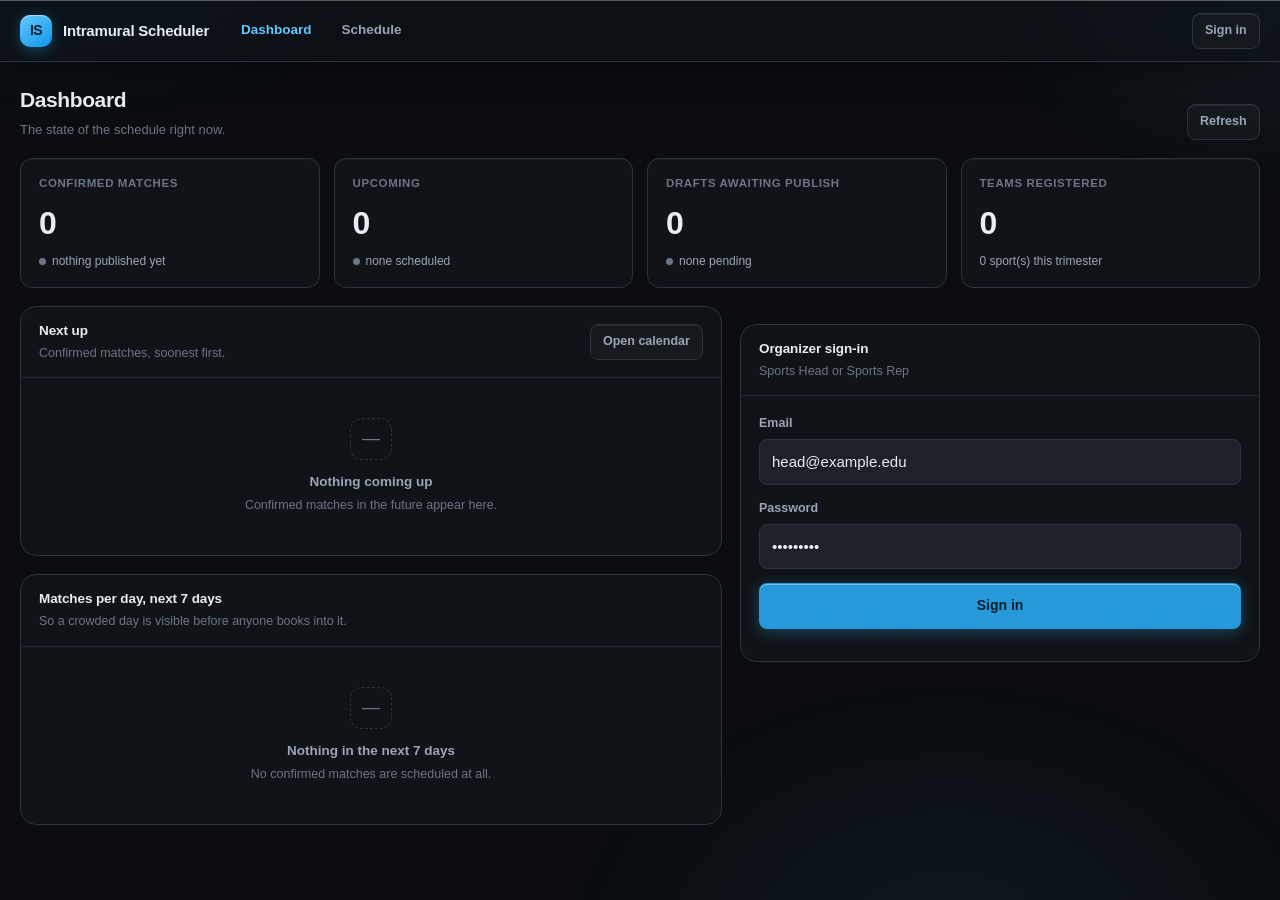
<file: frontend/index.html>
<!DOCTYPE html>
<html lang="en">
<head>
<meta charset="UTF-8">
<meta name="viewport" content="width=device-width, initial-scale=1">
<meta name="color-scheme" content="dark">
<title>Intramural Scheduler</title>
<link rel="stylesheet" href="styles.css">
</head>
<body>

<!-- ====================================================== liquid glass =====
     feTurbulence makes a noise field; feGaussianBlur softens it so the
     distortion rolls rather than fizzes; feDisplacementMap shoves each
     backdrop pixel sideways by that noise. The whole filter is then handed to
     backdrop-filter alongside the blur.

     Two variants, because the ripple has to match the element's size: a long
     shallow wave for the nav, a tighter one for buttons.                 -->
<svg width="0" height="0" aria-hidden="true"
     style="position:absolute;pointer-events:none">
  <defs>
    <filter id="glass-nav" x="-20%" y="-20%" width="140%" height="140%"
            color-interpolation-filters="sRGB">
      <feTurbulence type="fractalNoise" baseFrequency="0.006 0.010"
                    numOctaves="2" seed="11" result="noise"/>
      <feGaussianBlur in="noise" stdDeviation="2.5" result="softNoise"/>
      <feDisplacementMap in="SourceGraphic" in2="softNoise" scale="16"
                         xChannelSelector="R" yChannelSelector="G"/>
    </filter>

    <filter id="glass-btn" x="-25%" y="-25%" width="150%" height="150%"
            color-interpolation-filters="sRGB">
      <feTurbulence type="fractalNoise" baseFrequency="0.014 0.020"
                    numOctaves="2" seed="5" result="noise"/>
      <feGaussianBlur in="noise" stdDeviation="1.6" result="softNoise"/>
      <feDisplacementMap in="SourceGraphic" in2="softNoise" scale="9"
                         xChannelSelector="R" yChannelSelector="G"/>
    </filter>
  </defs>
</svg>

<header class="appbar">
  <div class="brand">
    <div class="brand-mark" aria-hidden="true">IS</div>
    <div class="brand-name">Intramural Scheduler</div>
  </div>

  <nav class="nav" id="nav" aria-label="Main">
    <!-- Anchored to whichever link is hovered; see the pill rules in CSS. -->
    <div class="nav-pill" aria-hidden="true"></div>
    <button class="nav-link" type="button" data-view="dashboard" aria-current="page">Dashboard</button>
    <button class="nav-link" type="button" data-view="schedule">Schedule</button>
    <button class="nav-link" type="button" data-view="book"     data-auth hidden>Book</button>
    <button class="nav-link" type="button" data-view="roster"   data-auth hidden>Roster</button>
    <button class="nav-link" type="button" data-view="generate" data-auth hidden>Generate</button>
    <button class="nav-link" type="button" data-view="admin"    data-head hidden>Admin</button>
  </nav>

  <div class="appbar-right">
    <div class="term-badge" id="term-badge" hidden>
      <span class="dot" aria-hidden="true"></span>
      <span><b id="term-label">—</b> <span id="term-note"></span></span>
    </div>
    <div class="session-chip" id="session-chip" hidden>
      <span>
        <span class="who" id="session-who">—</span>
        <span class="scope" id="session-scope"></span>
      </span>
      <button class="btn btn-ghost btn-sm" id="signout" type="button">Sign out</button>
    </div>
    <button class="btn btn-ghost btn-sm" id="signin-nav" type="button">Sign in</button>
  </div>
</header>

<!-- ================================================================ views -->

<!-- ----------------------------------------------------------- dashboard -->
<main class="view" id="view-dashboard">
  <div class="view-head">
    <div>
      <h1 class="view-title">Dashboard</h1>
      <div class="view-sub" id="dash-sub">The state of the schedule right now.</div>
    </div>
    <button class="btn btn-ghost btn-sm" id="dash-refresh" type="button">Refresh</button>
  </div>

  <!-- Stat tiles, not charts: one number answering one question is a hero
       number, and a chart around it adds ink without adding meaning. -->
  <section class="tiles" id="tiles" aria-label="Summary"></section>

  <div class="dash-grid">
    <div>
      <section class="panel">
        <div class="panel-head">
          <div>
            <h2 class="panel-title">Next up</h2>
            <div class="panel-sub">Confirmed matches, soonest first.</div>
          </div>
          <button class="btn btn-ghost btn-sm" data-goto="schedule" type="button">Open calendar</button>
        </div>
        <div id="next-up"></div>
      </section>

      <section class="panel">
        <div class="panel-head">
          <div>
            <h2 class="panel-title">Matches per day, next 7 days</h2>
            <div class="panel-sub">So a crowded day is visible before anyone books into it.</div>
          </div>
        </div>
        <div class="load-strip" id="load-strip"></div>
        <div class="load-axis" id="load-axis"></div>
      </section>
    </div>

    <div>
      <section class="panel accent-card" id="pending-card" hidden>
        <div class="panel-head">
          <div>
            <h2 class="panel-title">Role offered to you</h2>
            <div class="panel-sub">It only takes effect once you accept.</div>
          </div>
        </div>
        <div class="panel-body stack" id="pending-list"></div>
      </section>

      <section class="panel" id="dash-signin">
        <div class="panel-head">
          <div>
            <h2 class="panel-title">Organizer sign-in</h2>
            <div class="panel-sub">Sports Head or Sports Rep</div>
          </div>
        </div>
        <div class="panel-body">
          <div class="group">
            <div class="field">
              <label for="login-email">Email</label>
              <input id="login-email" type="email" autocomplete="username"
                     placeholder="head@example.edu" value="head@example.edu">
            </div>
            <div class="field">
              <label for="login-password">Password</label>
              <input id="login-password" type="password" autocomplete="current-password"
                     placeholder="........" value="head-pass">
            </div>
            <button class="btn btn-primary" id="login-submit" type="button">Sign in</button>
            <div id="login-result"></div>
          </div>
        </div>
      </section>

      <section class="panel" id="dash-drafts" hidden>
        <div class="panel-head">
          <div>
            <h2 class="panel-title">Drafts awaiting publish</h2>
            <div class="panel-sub">Holding their venue and players already.</div>
          </div>
          <span class="pill pill-draft" id="draft-count">0</span>
        </div>
        <div class="panel-body" id="drafts"></div>
      </section>
    </div>
  </div>
</main>

<!-- ------------------------------------------------------------ schedule -->
<main class="view" id="view-schedule" hidden>
  <div class="view-head">
    <div>
      <h1 class="view-title">Schedule</h1>
      <div class="view-sub">Public — no sign-in needed. Refreshes on its own.</div>
    </div>
    <span class="pill pill-sport" id="match-count">—</span>
  </div>

  <section class="panel">
    <div class="cal-bar">
      <div class="cal-nav">
        <button class="btn btn-ghost btn-icon" id="cal-prev" type="button" aria-label="Previous month">&lsaquo;</button>
        <button class="btn btn-ghost btn-icon" id="cal-next" type="button" aria-label="Next month">&rsaquo;</button>
        <button class="btn btn-ghost btn-sm" id="cal-today" type="button">Today</button>
      </div>
      <div class="cal-title" id="cal-title">—</div>
    </div>

    <div class="weekdays" aria-hidden="true">
      <div>Sun</div><div>Mon</div><div>Tue</div><div>Wed</div>
      <div>Thu</div><div>Fri</div><div>Sat</div>
    </div>

    <div class="grid" id="calendar"></div>
    <div class="cal-note" id="cal-note" hidden></div>
  </section>

  <section class="panel">
    <div class="panel-head"><h2 class="panel-title">Match details</h2></div>
    <div id="match-detail"></div>
  </section>
</main>

<!-- ---------------------------------------------------------------- book -->
<main class="view" id="view-book" hidden>
  <div class="view-head">
    <div>
      <h1 class="view-title">Book a match</h1>
      <div class="view-sub">Checked against every venue, player and rest period before it is saved.</div>
    </div>
  </div>

  <section class="panel" style="max-width:560px">
    <div class="panel-body">
      <!-- Proximity: who / where-and-when / act. -->
      <div class="group">
        <div class="group-label">Who is playing</div>
        <div class="field">
          <label for="b-sport">Sport</label>
          <select id="b-sport"></select>
        </div>
        <div class="row2">
          <div class="field">
            <label for="b-home">Home</label>
            <select id="b-home"></select>
          </div>
          <div class="field">
            <label for="b-away">Away</label>
            <select id="b-away"></select>
          </div>
        </div>
      </div>

      <div class="group">
        <div class="group-label">Where and when</div>
        <div class="field">
          <label for="b-venue">Venue</label>
          <select id="b-venue"></select>
        </div>
        <div class="row2">
          <div class="field">
            <label for="b-start">Starts</label>
            <input id="b-start" type="datetime-local" step="60">
          </div>
          <div class="field">
            <label for="b-end">Ends</label>
            <input id="b-end" type="datetime-local" step="60">
          </div>
        </div>
        <div class="hint">The trimester is worked out from the date — you never pick a season.</div>
      </div>

      <div class="group">
        <!-- Fitts: full width, 44px, directly under the last field. -->
        <button class="btn btn-primary" id="book-submit" type="button">Check and create draft</button>
        <div id="book-result"></div>
      </div>
    </div>
  </section>
</main>

<!-- -------------------------------------------------------------- roster -->
<main class="view" id="view-roster" hidden>
  <div class="view-head">
    <div>
      <h1 class="view-title">Roster</h1>
      <div class="view-sub">A student may play several sports, but only one team per sport in a trimester.</div>
    </div>
  </div>

  <div class="dash-grid">
    <section class="panel">
      <div class="panel-head"><h2 class="panel-title">Add a player</h2></div>
      <div class="panel-body">
        <div class="group">
          <div class="field">
            <label for="p-team">Team</label>
            <select id="p-team"></select>
          </div>
          <div class="row2">
            <div class="field">
              <label for="p-name">Full name</label>
              <input id="p-name" type="text" placeholder="Asha Rao">
            </div>
            <div class="field">
              <label for="p-roll">Roll number</label>
              <input id="p-roll" type="text" placeholder="R101" spellcheck="false">
            </div>
          </div>
          <button class="btn btn-primary" id="roster-submit" type="button">Add to roster</button>
          <div id="roster-result"></div>
        </div>

        <div class="group">
          <div class="group-label">Create a team</div>
          <div class="row2">
            <div class="field">
              <label for="t-name">Team name</label>
              <input id="t-name" type="text" placeholder="Rebels">
            </div>
            <div class="field">
              <label for="t-sport">Sport</label>
              <select id="t-sport"></select>
            </div>
          </div>
          <button class="btn btn-ghost" id="team-submit" type="button">Create team</button>
          <div id="team-result"></div>
        </div>
      </div>
    </section>

    <section class="panel">
      <div class="panel-head">
        <h2 class="panel-title">Current roster</h2>
        <span class="pill pill-sport" id="roster-count">—</span>
      </div>
      <div class="panel-body stack" id="roster-list"></div>
    </section>
  </div>
</main>

<!-- ------------------------------------------------------------ generate -->
<main class="view" id="view-generate" hidden>
  <div class="view-head">
    <div>
      <h1 class="view-title">Generate fixtures</h1>
      <div class="view-sub">Each candidate is checked against everything else; clean ones become drafts.</div>
    </div>
  </div>

  <section class="panel" style="max-width:620px">
    <div class="panel-body">
      <div class="group">
        <div class="group-label">Candidate fixtures</div>
        <div class="hint">
          A fixture builder rather than a JSON box, so a typo cannot silently
          break a run.
        </div>
        <div id="fixtures" class="stack"></div>
        <button class="btn btn-ghost" id="add-fixture" type="button">+ Add fixture</button>
      </div>
      <div class="group">
        <button class="btn btn-primary" id="generate-submit" type="button">Run generation</button>
        <div id="generate-result"></div>
      </div>
    </div>
  </section>
</main>

<!-- --------------------------------------------------------------- admin -->
<main class="view" id="view-admin" hidden>
  <div class="view-head">
    <div>
      <h1 class="view-title">Admin</h1>
      <div class="view-sub">Head only — these change what every sport may book.</div>
    </div>
  </div>

  <div class="dash-grid">
    <section class="panel">
      <div class="panel-head"><h2 class="panel-title">Master sheet</h2></div>
      <div class="panel-body">
        <div class="group">
          <div class="hint">
            Bookings kept in the shared Google Sheet are mirrored here so the
            conflict checks can see them.
          </div>
          <div class="row2">
            <button class="btn btn-ghost" id="sheet-status" type="button">Check status</button>
            <button class="btn btn-primary" id="sheet-sync" type="button">Sync now</button>
          </div>
          <div id="sheet-result"></div>
        </div>
      </div>
    </section>

    <section class="panel">
      <div class="panel-head"><h2 class="panel-title">Academic terms</h2></div>
      <div class="panel-body">
        <div class="group">
          <div class="row2">
            <div class="field">
              <label for="term-label-input">Label</label>
              <input id="term-label-input" type="text" placeholder="2027-28">
            </div>
            <div class="field">
              <label for="term-start">Starts</label>
              <input id="term-start" type="date">
            </div>
          </div>
          <div class="field">
            <label for="term-end">Ends</label>
            <input id="term-end" type="date">
          </div>
          <button class="btn btn-ghost" id="term-submit" type="button">Create term</button>
          <div id="term-list" class="stack" style="margin-top:12px"></div>
        </div>
      </div>
    </section>

    <section class="panel">
      <div class="panel-head"><h2 class="panel-title">Hand over a role</h2></div>
      <div class="panel-body">
        <div class="group">
          <div class="row2">
            <div class="field">
              <label for="nom-role">Role</label>
              <select id="nom-role">
                <option value="REP">REP</option>
                <option value="HEAD">HEAD</option>
              </select>
            </div>
            <div class="field" id="nom-sport-field">
              <label for="nom-sport">Sport</label>
              <select id="nom-sport"></select>
            </div>
          </div>
          <div class="field">
            <label for="nom-term">Term</label>
            <select id="nom-term"></select>
          </div>
          <div class="field">
            <label for="nom-email">Nominee email</label>
            <input id="nom-email" type="email" placeholder="new-rep@example.edu">
          </div>
          <button class="btn btn-primary" id="nominate-submit" type="button">Nominate</button>
          <div id="succession-result"></div>
        </div>
      </div>
    </section>

    <section class="panel">
      <div class="panel-head"><h2 class="panel-title">Assignment history</h2></div>
      <div class="panel-body stack" id="assignment-history"></div>
    </section>
  </div>
</main>

<div class="toasts" id="toasts" role="status" aria-live="polite"></div>

<!-- app.js has no imports; a classic script also works when this file is
     opened directly from disk, where module scripts are commonly blocked by
     browser file-origin rules. -->
<script src="app.js" defer></script>
</body>
</html>
</file>
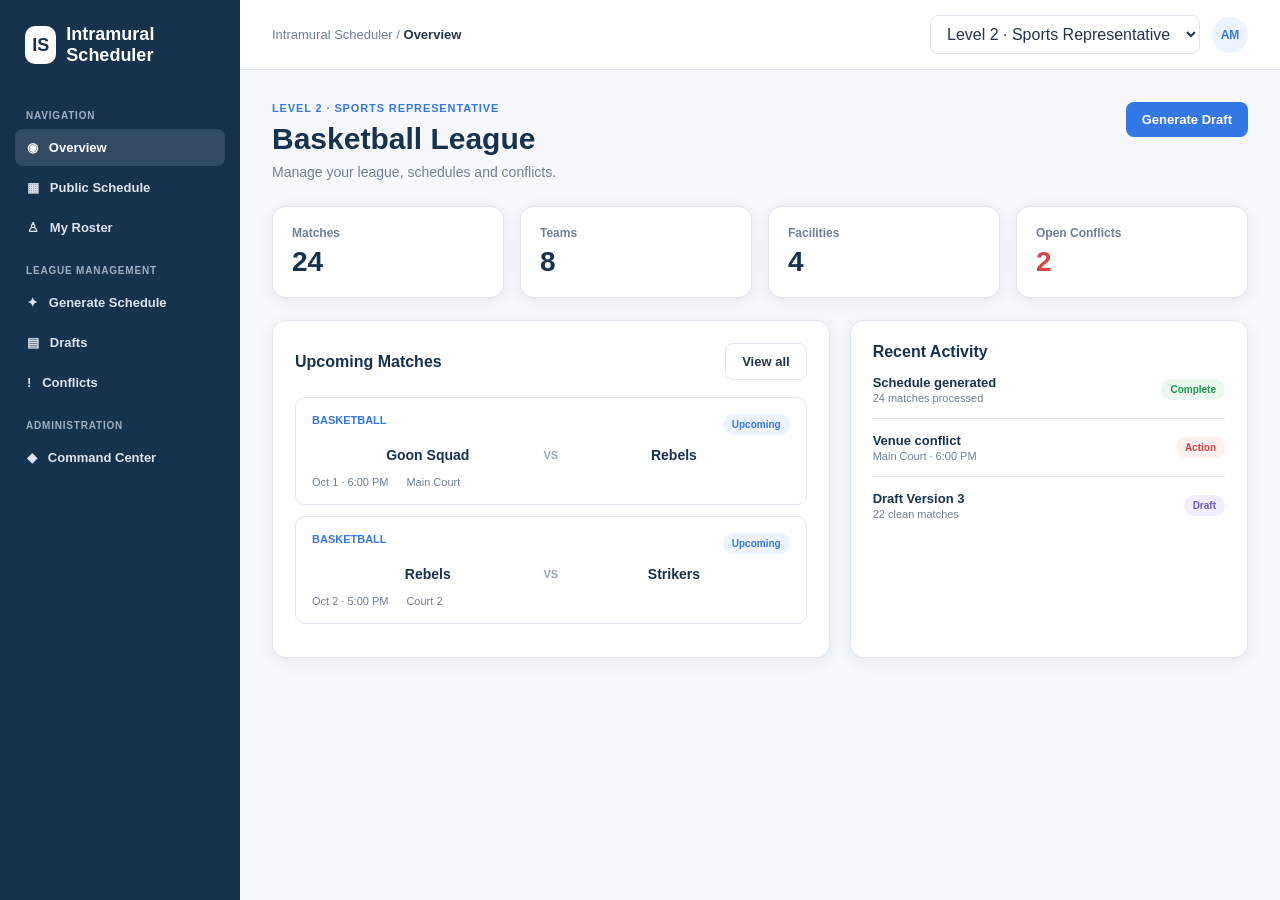
<file: frontend/index_backup copy.html>
<!DOCTYPE html>
<html lang="en">
<head>
<meta charset="UTF-8">
<meta name="viewport" content="width=device-width, initial-scale=1.0">
<title>Intramural Scheduler</title>

<style>
:root{
    --primary:#3478E5;
    --primary-dark:#245FC0;
    --primary-light:#EDF4FF;
    --navy:#17324D;
    --navy-dark:#10263A;
    --text:#243447;
    --muted:#718096;
    --bg:#F6F8FB;
    --white:#FFFFFF;
    --border:#E1E7EF;
    --green:#219653;
    --green-bg:#EAF8F0;
    --red:#D64545;
    --red-bg:#FFF0F0;
    --yellow:#B7791F;
    --yellow-bg:#FFF7E6;
    --purple:#7357C7;
    --purple-bg:#F2EEFF;
    --shadow:0 4px 18px rgba(23,50,77,.07);
}

*{
    box-sizing:border-box;
    margin:0;
    padding:0;
}

body{
    font-family:Inter,-apple-system,BlinkMacSystemFont,"Segoe UI",sans-serif;
    background:var(--bg);
    color:var(--text);
}

button,input,select{
    font:inherit;
}

button{
    cursor:pointer;
}

.app{
    min-height:100vh;
    display:flex;
}

/* SIDEBAR */

.sidebar{
    width:240px;
    position:fixed;
    left:0;
    top:0;
    bottom:0;
    background:var(--navy);
    padding:24px 15px;
    color:white;
}

.logo{
    display:flex;
    align-items:center;
    gap:10px;
    padding:0 10px 28px;
    font-size:18px;
    font-weight:800;
}

.logo-mark{
    width:38px;
    height:38px;
    border-radius:10px;
    background:white;
    color:var(--navy);
    display:flex;
    align-items:center;
    justify-content:center;
    font-weight:900;
}

.nav-label{
    color:#9EB0C1;
    font-size:10px;
    font-weight:800;
    text-transform:uppercase;
    letter-spacing:.08em;
    padding:0 11px;
    margin:16px 0 8px;
}

.nav-item{
    width:100%;
    border:0;
    background:transparent;
    color:#DCE5EE;
    padding:11px 12px;
    border-radius:8px;
    text-align:left;
    margin-bottom:3px;
    font-size:13px;
    font-weight:600;
}

.nav-item:hover,
.nav-item.active{
    background:rgba(255,255,255,.12);
    color:white;
}

/* MAIN */

.main{
    margin-left:240px;
    width:calc(100% - 240px);
    min-height:100vh;
}

.topbar{
    height:70px;
    background:white;
    border-bottom:1px solid var(--border);
    display:flex;
    align-items:center;
    justify-content:space-between;
    padding:0 32px;
    position:sticky;
    top:0;
    z-index:10;
}

.breadcrumb{
    color:var(--muted);
    font-size:13px;
}

.breadcrumb strong{
    color:var(--text);
}

.user-area{
    display:flex;
    align-items:center;
    gap:12px;
}

.role-select{
    border:1px solid var(--border);
    background:white;
    border-radius:8px;
    padding:9px 12px;
    color:var(--text);
    min-width:220px;
}

.avatar{
    width:36px;
    height:36px;
    border-radius:50%;
    background:var(--primary-light);
    color:var(--primary);
    display:flex;
    align-items:center;
    justify-content:center;
    font-size:12px;
    font-weight:800;
}

.content{
    padding:32px;
    max-width:1500px;
}

.view{
    display:none;
}

.view.active{
    display:block;
}

/* HEADERS */

.page-header{
    display:flex;
    align-items:flex-start;
    justify-content:space-between;
    gap:20px;
    margin-bottom:26px;
}

.eyebrow{
    color:var(--primary);
    font-size:11px;
    font-weight:800;
    letter-spacing:.08em;
    text-transform:uppercase;
    margin-bottom:7px;
}

h1{
    color:var(--navy);
    font-size:30px;
    line-height:1.2;
}

h2{
    color:var(--navy);
}

.subtitle{
    color:var(--muted);
    font-size:14px;
    margin-top:7px;
}

/* BUTTONS */

.btn{
    border:0;
    border-radius:8px;
    padding:10px 16px;
    font-size:13px;
    font-weight:700;
    transition:.2s;
}

.btn-primary{
    background:var(--primary);
    color:white;
}

.btn-primary:hover{
    background:var(--primary-dark);
    transform:translateY(-1px);
}

.btn-secondary{
    background:white;
    color:var(--text);
    border:1px solid var(--border);
}

.btn-secondary:hover{
    border-color:var(--primary);
    color:var(--primary);
}

.btn-danger{
    background:var(--red);
    color:white;
}

.btn-success{
    background:var(--green);
    color:white;
}

/* CARDS */

.card{
    background:white;
    border:1px solid var(--border);
    border-radius:13px;
    box-shadow:var(--shadow);
}

.card-padding{
    padding:22px;
}

/* STATS */

.stats{
    display:grid;
    grid-template-columns:repeat(4,1fr);
    gap:16px;
    margin-bottom:22px;
}

.stat{
    padding:19px;
}

.stat-label{
    color:var(--muted);
    font-size:12px;
    font-weight:600;
}

.stat-number{
    color:var(--navy);
    font-size:28px;
    font-weight:800;
    margin-top:6px;
}

/* GRID */

.grid-2{
    display:grid;
    grid-template-columns:1.4fr 1fr;
    gap:20px;
}

.grid-3{
    display:grid;
    grid-template-columns:repeat(3,1fr);
    gap:16px;
}

/* SECTIONS */

.section-header{
    display:flex;
    align-items:center;
    justify-content:space-between;
    margin-bottom:17px;
}

.section-title{
    color:var(--navy);
    font-size:16px;
    font-weight:800;
}

/* BADGES */

.badge{
    display:inline-flex;
    align-items:center;
    padding:5px 9px;
    border-radius:99px;
    font-size:10px;
    font-weight:800;
}

.badge-blue{
    background:var(--primary-light);
    color:var(--primary);
}

.badge-green{
    background:var(--green-bg);
    color:var(--green);
}

.badge-red{
    background:var(--red-bg);
    color:var(--red);
}

.badge-yellow{
    background:var(--yellow-bg);
    color:var(--yellow);
}

.badge-purple{
    background:var(--purple-bg);
    color:var(--purple);
}

/* MATCHES */

.match-card{
    border:1px solid var(--border);
    border-radius:10px;
    padding:16px;
    margin-bottom:11px;
    cursor:pointer;
    transition:.2s;
}

.match-card:hover{
    border-color:#BDD0F3;
    background:#FBFDFF;
}

.match-top{
    display:flex;
    justify-content:space-between;
    margin-bottom:12px;
}

.match-sport{
    color:var(--primary);
    font-size:11px;
    font-weight:800;
}

.match-teams{
    display:grid;
    grid-template-columns:1fr auto 1fr;
    text-align:center;
    align-items:center;
}

.team{
    color:var(--navy);
    font-size:14px;
    font-weight:750;
}

.vs{
    color:#9AA5B4;
    font-size:11px;
    font-weight:700;
}

.match-info{
    display:flex;
    gap:18px;
    color:var(--muted);
    font-size:11px;
    margin-top:13px;
}

/* FILTERS */

.filters{
    display:flex;
    gap:10px;
    flex-wrap:wrap;
    margin-bottom:20px;
}

.input,
.select{
    background:white;
    border:1px solid var(--border);
    border-radius:8px;
    padding:10px 12px;
    color:var(--text);
    outline:none;
    font-size:13px;
}

.input{
    min-width:250px;
}

.input:focus,
.select:focus{
    border-color:var(--primary);
}

/* TABLE */

.table-wrap{
    overflow:auto;
}

table{
    width:100%;
    border-collapse:collapse;
}

th{
    text-align:left;
    padding:13px 16px;
    color:#8A96A7;
    font-size:10px;
    text-transform:uppercase;
    border-bottom:1px solid var(--border);
}

td{
    padding:15px 16px;
    border-bottom:1px solid var(--border);
    font-size:13px;
}

tr:last-child td{
    border-bottom:none;
}

/* ROSTER */

.player{
    display:flex;
    justify-content:space-between;
    align-items:center;
    padding:14px 0;
    border-bottom:1px solid var(--border);
}

.player:last-child{
    border-bottom:0;
}

.player-left{
    display:flex;
    align-items:center;
    gap:12px;
}

.player-avatar{
    width:40px;
    height:40px;
    border-radius:50%;
    background:var(--primary-light);
    color:var(--primary);
    display:flex;
    align-items:center;
    justify-content:center;
    font-size:11px;
    font-weight:800;
}

.player-name{
    color:var(--navy);
    font-size:13px;
    font-weight:750;
}

.player-id{
    color:var(--muted);
    font-size:11px;
    margin-top:2px;
}

/* GENERATION */

.generation{
    padding:35px;
}

.generation-center{
    max-width:650px;
    margin:auto;
    text-align:center;
}

.generation-icon{
    width:60px;
    height:60px;
    border-radius:15px;
    background:var(--primary-light);
    color:var(--primary);
    display:flex;
    align-items:center;
    justify-content:center;
    margin:0 auto 16px;
    font-size:25px;
}

.progress{
    width:100%;
    height:9px;
    background:#E9EDF3;
    border-radius:99px;
    overflow:hidden;
    margin:25px 0 12px;
}

.progress-bar{
    width:0%;
    height:100%;
    background:var(--primary);
    transition:width .8s;
}

.steps{
    display:flex;
    justify-content:space-between;
    margin-top:20px;
}

.step{
    color:#A0A9B8;
    font-size:10px;
    font-weight:800;
    display:flex;
    flex-direction:column;
    align-items:center;
    gap:6px;
}

.step-dot{
    width:28px;
    height:28px;
    border-radius:50%;
    background:white;
    border:2px solid #DCE2EA;
    display:flex;
    align-items:center;
    justify-content:center;
}

.step.current{
    color:var(--primary);
}

.step.current .step-dot{
    border-color:var(--primary);
    color:var(--primary);
}

.step.done{
    color:var(--green);
}

.step.done .step-dot{
    border-color:var(--green);
    background:var(--green);
    color:white;
}

/* CONFLICTS */

.conflict{
    background:#FFF9F9;
    border:1px solid #F0D4D4;
    border-radius:10px;
    padding:16px;
    margin-bottom:12px;
}

.conflict-title{
    color:var(--red);
    font-size:13px;
    font-weight:800;
}

.conflict-description{
    color:var(--muted);
    font-size:12px;
    margin:5px 0 13px;
}

/* DRAFT */

.draft-summary{
    display:grid;
    grid-template-columns:repeat(3,1fr);
    gap:12px;
    margin:18px 0;
}

.draft-box{
    background:#F9FAFC;
    border:1px solid var(--border);
    border-radius:9px;
    padding:15px;
}

.draft-number{
    color:var(--navy);
    font-size:22px;
    font-weight:800;
}

.draft-label{
    color:var(--muted);
    font-size:11px;
    margin-top:3px;
}

/* CALENDAR */

.calendar-header{
    display:flex;
    justify-content:space-between;
    align-items:center;
    margin-bottom:18px;
}

.calendar-title{
    color:var(--navy);
    font-weight:800;
}

.calendar-grid{
    display:grid;
    grid-template-columns:repeat(7,1fr);
    border-left:1px solid var(--border);
    border-top:1px solid var(--border);
}

.calendar-day{
    min-height:105px;
    background:white;
    border-right:1px solid var(--border);
    border-bottom:1px solid var(--border);
    padding:9px;
    font-size:10px;
    color:var(--muted);
}

.calendar-day strong{
    color:var(--text);
}

.calendar-event{
    margin-top:7px;
    padding:5px;
    background:var(--primary-light);
    color:var(--primary);
    border-radius:5px;
    font-size:9px;
    font-weight:700;
    cursor:pointer;
}

/* MODALS */

.modal-overlay{
    position:fixed;
    inset:0;
    background:rgba(16,38,58,.38);
    display:none;
    align-items:center;
    justify-content:center;
    z-index:100;
}

.modal-overlay.show{
    display:flex;
}

.modal{
    width:min(500px,calc(100% - 30px));
    background:white;
    border-radius:16px;
    padding:26px;
    box-shadow:0 20px 60px rgba(0,0,0,.18);
}

.modal h2{
    margin-bottom:5px;
}

.modal-description{
    color:var(--muted);
    font-size:13px;
    margin-bottom:20px;
}

.field{
    margin-bottom:15px;
}

.field label{
    display:block;
    font-size:12px;
    font-weight:750;
    margin-bottom:6px;
}

.field input{
    width:100%;
    border:1px solid var(--border);
    border-radius:8px;
    padding:11px;
    outline:none;
}

.error-box{
    display:none;
    background:var(--red-bg);
    color:var(--red);
    border:1px solid #F1CCCC;
    padding:11px;
    border-radius:8px;
    font-size:12px;
    margin-top:10px;
}

.error-box.show{
    display:block;
}

.modal-actions{
    display:flex;
    justify-content:flex-end;
    gap:9px;
    margin-top:20px;
}

/* TOAST */

.toast{
    position:fixed;
    right:24px;
    bottom:24px;
    background:var(--navy);
    color:white;
    padding:13px 17px;
    border-radius:9px;
    box-shadow:0 8px 30px rgba(0,0,0,.18);
    display:none;
    z-index:200;
    font-size:12px;
}

.toast.show{
    display:block;
}

/* RESPONSIVE */

@media(max-width:1000px){

    .sidebar{
        width:210px;
    }

    .main{
        margin-left:210px;
        width:calc(100% - 210px);
    }

    .stats{
        grid-template-columns:repeat(2,1fr);
    }

    .grid-2{
        grid-template-columns:1fr;
    }
}

@media(max-width:700px){

    .sidebar{
        display:none;
    }

    .main{
        margin-left:0;
        width:100%;
    }

    .content{
        padding:20px;
    }

    .stats{
        grid-template-columns:1fr;
    }

    .topbar{
        padding:0 16px;
    }

    .role-select{
        min-width:160px;
    }

    .calendar-day{
        min-height:70px;
    }
}
</style>
</head>

<body>

<div class="app">

<!-- SIDEBAR -->

<aside class="sidebar">

    <div class="logo">
        <div class="logo-mark">IS</div>
        Intramural Scheduler
    </div>

    <div class="nav-label">Navigation</div>

    <button class="nav-item active"
            data-view="overview"
            onclick="navigate('overview',this)">
        ◉ &nbsp; Overview
    </button>

    <button class="nav-item"
            data-view="public"
            onclick="navigate('public',this)">
        ▦ &nbsp; Public Schedule
    </button>

    <button class="nav-item"
            data-view="roster"
            onclick="navigate('roster',this)">
        ♙ &nbsp; My Roster
    </button>

    <div class="nav-label">League Management</div>

    <button class="nav-item"
            data-view="generation"
            onclick="navigate('generation',this)">
        ✦ &nbsp; Generate Schedule
    </button>

    <button class="nav-item"
            data-view="draft"
            onclick="navigate('draft',this)">
        ▤ &nbsp; Drafts
    </button>

    <button class="nav-item"
            data-view="conflicts"
            onclick="navigate('conflicts',this)">
        ! &nbsp; Conflicts
    </button>

    <div class="nav-label">Administration</div>

    <button class="nav-item"
            data-view="command"
            onclick="navigate('command',this)">
        ◆ &nbsp; Command Center
    </button>

</aside>


<!-- MAIN -->

<main class="main">

<header class="topbar">

    <div class="breadcrumb">
        Intramural Scheduler /
        <strong id="breadcrumb">Overview</strong>
    </div>

    <div class="user-area">

        <select class="role-select"
                id="roleSelect"
                onchange="changeRole()">

            <option value="public">
                Level 0 · Public Viewer
            </option>

            <option value="captain">
                Level 1 · Student / Captain
            </option>

            <option value="rep" selected>
                Level 2 · Sports Representative
            </option>

            <option value="head">
                Level 3 · Sports Head
            </option>

        </select>

        <div class="avatar">AM</div>

    </div>

</header>


<div class="content">


<!-- =====================================================
LEVEL 2 OVERVIEW
===================================================== -->

<section id="overview" class="view active">

<div class="page-header">

    <div>
        <div class="eyebrow">Level 2 · Sports Representative</div>

        <h1>Basketball League</h1>

        <p class="subtitle">
            Manage your league, schedules and conflicts.
        </p>
    </div>

    <button class="btn btn-primary"
            onclick="navigate('generation')">
        Generate Draft
    </button>

</div>


<div class="stats">

    <div class="card stat">
        <div class="stat-label">Matches</div>
        <div class="stat-number">24</div>
    </div>

    <div class="card stat">
        <div class="stat-label">Teams</div>
        <div class="stat-number">8</div>
    </div>

    <div class="card stat">
        <div class="stat-label">Facilities</div>
        <div class="stat-number">4</div>
    </div>

    <div class="card stat">
        <div class="stat-label">Open Conflicts</div>
        <div class="stat-number" style="color:var(--red)">2</div>
    </div>

</div>


<div class="grid-2">

<div class="card card-padding">

    <div class="section-header">

        <div class="section-title">
            Upcoming Matches
        </div>

        <button class="btn btn-secondary"
                onclick="navigate('public')">
            View all
        </button>

    </div>


    <div class="match-card"
         onclick="openMatch()">

        <div class="match-top">

            <span class="match-sport">
                BASKETBALL
            </span>

            <span class="badge badge-blue">
                Upcoming
            </span>

        </div>

        <div class="match-teams">

            <div class="team">Goon Squad</div>

            <div class="vs">VS</div>

            <div class="team">Rebels</div>

        </div>

        <div class="match-info">
            <span>Oct 1 · 6:00 PM</span>
            <span>Main Court</span>
        </div>

    </div>


    <div class="match-card"
         onclick="openMatch()">

        <div class="match-top">

            <span class="match-sport">
                BASKETBALL
            </span>

            <span class="badge badge-blue">
                Upcoming
            </span>

        </div>

        <div class="match-teams">

            <div class="team">Rebels</div>

            <div class="vs">VS</div>

            <div class="team">Strikers</div>

        </div>

        <div class="match-info">
            <span>Oct 2 · 5:00 PM</span>
            <span>Court 2</span>
        </div>

    </div>

</div>


<div class="card card-padding">

    <div class="section-title">
        Recent Activity
    </div>

    <div class="player">

        <div>
            <div class="player-name">
                Schedule generated
            </div>

            <div class="player-id">
                24 matches processed
            </div>
        </div>

        <span class="badge badge-green">
            Complete
        </span>

    </div>


    <div class="player">

        <div>
            <div class="player-name">
                Venue conflict
            </div>

            <div class="player-id">
                Main Court · 6:00 PM
            </div>
        </div>

        <span class="badge badge-red">
            Action
        </span>

    </div>


    <div class="player">

        <div>
            <div class="player-name">
                Draft Version 3
            </div>

            <div class="player-id">
                22 clean matches
            </div>
        </div>

        <span class="badge badge-purple">
            Draft
        </span>

    </div>

</div>

</div>

</section>


<!-- =====================================================
LEVEL 0 PUBLIC VIEWER
===================================================== -->

<section id="public" class="view">

<div class="page-header">

    <div>
        <div class="eyebrow">Level 0 · Public Viewer</div>

        <h1>Campus Schedule</h1>

        <p class="subtitle">
            View confirmed intramural matches.
        </p>
    </div>

    <button class="btn btn-secondary"
            onclick="exportCalendar()">
        Export iCal
    </button>

</div>


<div class="filters">

    <input class="input"
           id="searchInput"
           placeholder="Search teams or matches..."
           onkeyup="filterSchedule()">

    <select class="select"
            id="sportFilter"
            onchange="filterSchedule()">

        <option value="">All Sports</option>
        <option value="Basketball">Basketball</option>
        <option value="Cricket">Cricket</option>

    </select>

    <select class="select">

        <option>All Venues</option>
        <option>Main Court</option>
        <option>Court 2</option>
        <option>Cricket Ground</option>

    </select>

</div>


<div class="card card-padding">

<div class="table-wrap">

<table>

<thead>

<tr>
<th>Time</th>
<th>Sport</th>
<th>Match</th>
<th>Venue</th>
<th>Status</th>
</tr>

</thead>

<tbody id="scheduleBody">

<tr data-match="Goon Squad Rebels Basketball">
<td>6:00 PM</td>
<td>Basketball</td>
<td><strong>Goon Squad vs Rebels</strong></td>
<td>Main Court</td>
<td>
<span class="badge badge-green">
Confirmed
</span>
</td>
</tr>

<tr data-match="Rebels Strikers Basketball">
<td>5:00 PM</td>
<td>Basketball</td>
<td><strong>Rebels vs Strikers</strong></td>
<td>Court 2</td>
<td>
<span class="badge badge-green">
Confirmed
</span>
</td>
</tr>

<tr data-match="Titans Warriors Cricket">
<td>12:30 PM</td>
<td>Cricket</td>
<td><strong>Titans vs Warriors</strong></td>
<td>Cricket Ground</td>
<td>
<span class="badge badge-green">
Confirmed
</span>
</td>
</tr>

</tbody>

</table>

</div>

</div>

</section>


<!-- =====================================================
LEVEL 1 ROSTER
===================================================== -->

<section id="roster" class="view">

<div class="page-header">

    <div>
        <div class="eyebrow">
            Level 1 · Student Athlete / Captain
        </div>

        <h1>Goon Squad Roster</h1>

        <p class="subtitle">
            Manage players registered to your team.
        </p>
    </div>

    <button class="btn btn-primary"
            onclick="openPlayerModal()">
        + Add Player
    </button>

</div>


<div class="stats">

    <div class="card stat">
        <div class="stat-label">Roster Size</div>
        <div class="stat-number">8 / 12</div>
    </div>

    <div class="card stat">
        <div class="stat-label">Upcoming Matches</div>
        <div class="stat-number">4</div>
    </div>

    <div class="card stat">
        <div class="stat-label">Roster Status</div>
        <div class="stat-number" style="color:var(--green)">
            ✓
        </div>
    </div>

    <div class="card stat">
        <div class="stat-label">Captain</div>
        <div class="stat-number">AM</div>
    </div>

</div>


<div class="card card-padding">

<div class="section-header">

    <div>
        <div class="section-title">
            Registered Players
        </div>

        <div class="subtitle">
            8 players currently registered
        </div>
    </div>

    <span class="badge badge-green">
        Roster Valid
    </span>

</div>


<div id="rosterList">

<div class="player">

<div class="player-left">

<div class="player-avatar">AM</div>

<div>
<div class="player-name">Alex Morgan</div>
<div class="player-id">
202401 · Captain
</div>
</div>

</div>

<span class="badge badge-purple">
Captain
</span>

</div>


<div class="player">

<div class="player-left">

<div class="player-avatar">RS</div>

<div>
<div class="player-name">Riya Shah</div>
<div class="player-id">
202417 · Player
</div>
</div>

</div>

<span class="badge badge-blue">
Player
</span>

</div>


<div class="player">

<div class="player-left">

<div class="player-avatar">KM</div>

<div>
<div class="player-name">Kabir Mehta</div>
<div class="player-id">
202423 · Player
</div>
</div>

</div>

<span class="badge badge-blue">
Player
</span>

</div>


<div class="player">

<div class="player-left">

<div class="player-avatar">NS</div>

<div>
<div class="player-name">Neha Singh</div>
<div class="player-id">
202431 · Player
</div>
</div>

</div>

<span class="badge badge-blue">
Player
</span>

</div>

</div>

</div>

</section>


<!-- =====================================================
LEVEL 2 GENERATION
===================================================== -->

<section id="generation" class="view">

<div class="page-header">

<div>

<div class="eyebrow">
Level 2 · Sports Representative
</div>

<h1>Generate Schedule</h1>

<p class="subtitle">
Create a proposed schedule for Basketball.
</p>

</div>

<button class="btn btn-primary"
        onclick="startGeneration()">
Generate Draft
</button>

</div>


<div class="card generation">

<div class="generation-center">

<div class="generation-icon">
✦
</div>

<h2>Schedule Generation</h2>

<p class="subtitle">
The scheduling engine checks teams, venues and
player availability before creating a draft.
</p>


<div class="progress">

<div class="progress-bar"
     id="progressBar">
</div>

</div>


<p class="subtitle"
   id="generationText">
Ready to generate a schedule.
</p>


<div class="steps">

<div class="step"
     id="queuedStep">

<div class="step-dot">1</div>
QUEUED

</div>


<div class="step"
     id="runningStep">

<div class="step-dot">2</div>
RUNNING

</div>


<div class="step"
     id="completedStep">

<div class="step-dot">3</div>
COMPLETED

</div>

</div>

</div>

</div>

</section>


<!-- =====================================================
DRAFT
===================================================== -->

<section id="draft" class="view">

<div class="page-header">

<div>

<div class="eyebrow">
Level 2 · Draft Review
</div>

<h1>Schedule Draft</h1>

<p class="subtitle">
Review generated matches before publishing.
</p>

</div>

<button class="btn btn-primary"
        onclick="publishDraft()">
Publish Draft
</button>

</div>


<div class="card card-padding">

<div class="section-header">

<div class="section-title">
Draft Version 3
</div>

<span class="badge badge-purple">
Draft
</span>

</div>


<div class="draft-summary">

<div class="draft-box">
<div class="draft-number">24</div>
<div class="draft-label">Total Matches</div>
</div>

<div class="draft-box">
<div class="draft-number"
     style="color:var(--green)">
22
</div>
<div class="draft-label">Conflict Free</div>
</div>

<div class="draft-box">
<div class="draft-number"
     style="color:var(--red)">
2
</div>
<div class="draft-label">Conflicts</div>
</div>

</div>


<div class="conflict">

<div class="conflict-title">
⚠ Venue conflict
</div>

<div class="conflict-description">
Main Court is assigned to two matches at 6:00 PM.
</div>

<button class="btn btn-secondary"
        onclick="navigate('conflicts')">
Review Conflict
</button>

</div>


<div class="conflict">

<div class="conflict-title">
⚠ Player conflict
</div>

<div class="conflict-description">
Alex Morgan appears in overlapping Basketball
and Cricket matches.
</div>

<button class="btn btn-secondary"
        onclick="navigate('conflicts')">
Review Conflict
</button>

</div>


<div style="
margin-top:18px;
padding:16px;
background:var(--green-bg);
border-radius:10px;
color:var(--green);
font-size:13px;
">

<strong>22 matches are ready to publish.</strong>

<br>

2 conflicting matches will be skipped.

</div>

</div>

</section>


<!-- =====================================================
CONFLICTS
===================================================== -->

<section id="conflicts" class="view">

<div class="page-header">

<div>

<div class="eyebrow">
Conflict Management
</div>

<h1>Scheduling Conflicts</h1>

<p class="subtitle">
Resolve issues before the schedule is published.
</p>

</div>

</div>


<div class="grid-2">

<div class="card card-padding">

<div class="section-title">
Open Conflicts
</div>

<br>


<div class="conflict">

<div class="conflict-title">
Venue conflict
</div>

<div class="conflict-description">
Main Court · 6:00 PM
<br>
Goon Squad vs Rebels overlaps with another match.
</div>

<button class="btn btn-secondary"
        onclick="resolveConflict(this)">
Resolve Conflict
</button>

</div>


<div class="conflict">

<div class="conflict-title">
Player conflict
</div>

<div class="conflict-description">
Alex Morgan · Basketball + Cricket
<br>
The player has overlapping matches.
</div>

<button class="btn btn-secondary"
        onclick="resolveConflict(this)">
Resolve Conflict
</button>

</div>

</div>


<div class="card card-padding">

<div class="section-title">
Conflict Summary
</div>

<br>

<div class="draft-box">

<div class="draft-number"
     style="color:var(--red)">
2
</div>

<div class="draft-label">
Open Conflicts
</div>

</div>

<br>

<div class="draft-box">

<div class="draft-number"
     style="color:var(--green)">
22
</div>

<div class="draft-label">
Clean Matches
</div>

</div>

</div>

</div>

</section>


<!-- =====================================================
LEVEL 3 SPORTS HEAD
===================================================== -->

<section id="command" class="view">

<div class="page-header">

<div>

<div class="eyebrow">
Level 3 · Sports Head
</div>

<h1>Sports Command Center</h1>

<p class="subtitle">
Global overview across all intramural leagues.
</p>

</div>

</div>


<div class="stats">

<div class="card stat">
<div class="stat-label">Active Leagues</div>
<div class="stat-number">4</div>
</div>

<div class="card stat">
<div class="stat-label">Matches Today</div>
<div class="stat-number">32</div>
</div>

<div class="card stat">
<div class="stat-label">Facilities</div>
<div class="stat-number">8</div>
</div>

<div class="card stat">
<div class="stat-label">Open Conflicts</div>
<div class="stat-number"
     style="color:var(--red)">
3
</div>
</div>

</div>


<div class="grid-2">

<div class="card card-padding">

<div class="section-title">
All Leagues
</div>

<br>


<div class="player">

<div>
<div class="player-name">
Basketball
</div>

<div class="player-id">
24 matches · 8 teams
</div>
</div>

<span class="badge badge-green">
Active
</span>

</div>


<div class="player">

<div>
<div class="player-name">
Cricket
</div>

<div class="player-id">
18 matches · 6 teams
</div>
</div>

<span class="badge badge-green">
Active
</span>

</div>


<div class="player">

<div>
<div class="player-name">
Football
</div>

<div class="player-id">
16 matches · 8 teams
</div>
</div>

<span class="badge badge-green">
Active
</span>

</div>


<div class="player">

<div>
<div class="player-name">
Volleyball
</div>

<div class="player-id">
12 matches · 6 teams
</div>
</div>

<span class="badge badge-yellow">
Draft
</span>

</div>

</div>


<div class="card card-padding">

<div class="section-title">
Global Conflicts
</div>

<br>


<div class="conflict">

<div class="conflict-title">
Venue conflict
</div>

<div class="conflict-description">
Main Court · Basketball
</div>

<button class="btn btn-secondary"
        onclick="resolveConflict(this)">
Open Dispute
</button>

</div>


<div class="conflict">

<div class="conflict-title">
Player conflict
</div>

<div class="conflict-description">
Alex Morgan · Multiple leagues
</div>

<button class="btn btn-secondary"
        onclick="resolveConflict(this)">
Open Dispute
</button>

</div>

</div>

</div>

</section>

</div>

</main>

</div>


<!-- PLAYER MODAL -->

<div class="modal-overlay"
     id="playerModal">

<div class="modal">

<h2>Add Player</h2>

<p class="modal-description">
Add a student to the Goon Squad roster.
</p>


<div class="field">

<label>Student ID</label>

<input id="studentId"
       placeholder="e.g. 202455">

</div>


<div class="field">

<label>Student Name</label>

<input id="studentName"
       placeholder="e.g. Aarav Sharma">

</div>


<div class="error-box"
     id="duplicateError">

<strong>409 · Duplicate player</strong>

<br>

This student is already registered on this roster.

</div>


<div class="modal-actions">

<button class="btn btn-secondary"
        onclick="closePlayerModal()">
Cancel
</button>

<button class="btn btn-primary"
        onclick="addPlayer()">
Add Player
</button>

</div>

</div>

</div>


<!-- MATCH MODAL -->

<div class="modal-overlay"
     id="matchModal">

<div class="modal">

<div class="eyebrow">
Confirmed Match
</div>

<h2>
Goon Squad vs Rebels
</h2>

<p class="modal-description">
Thursday, October 1 · 6:00 PM
</p>


<div class="draft-summary">

<div class="draft-box">
<div class="draft-label">Sport</div>
<strong>Basketball</strong>
</div>

<div class="draft-box">
<div class="draft-label">Venue</div>
<strong>Main Court</strong>
</div>

<div class="draft-box">
<div class="draft-label">Status</div>
<span class="badge badge-green">
Confirmed
</span>
</div>

</div>


<div class="modal-actions">

<button class="btn btn-secondary"
        onclick="closeMatch()">
Close
</button>

<button class="btn btn-primary"
        onclick="exportCalendar()">
Add to Calendar
</button>

</div>

</div>

</div>


<!-- TOAST -->

<div class="toast"
     id="toast">
</div>


<script>

/* =========================
   NAVIGATION
========================= */

const viewNames = {
    overview:"Overview",
    public:"Public Schedule",
    roster:"My Roster",
    generation:"Generate Schedule",
    draft:"Drafts",
    conflicts:"Conflicts",
    command:"Command Center"
};


function navigate(viewId, button){

    document
        .querySelectorAll(".view")
        .forEach(view=>{
            view.classList.remove("active");
        });

    document
        .getElementById(viewId)
        .classList.add("active");


    document
        .querySelectorAll(".nav-item")
        .forEach(item=>{
            item.classList.remove("active");
        });


    if(button){
        button.classList.add("active");
    }
    else{

        const nav =
            document.querySelector(
                `.nav-item[data-view="${viewId}"]`
            );

        if(nav){
            nav.classList.add("active");
        }
    }


    document
        .getElementById("breadcrumb")
        .innerText =
        viewNames[viewId];
}


/* =========================
   ROLE SWITCHING
========================= */

function changeRole(){

    const role =
        document
            .getElementById("roleSelect")
            .value;


    if(role==="public"){
        navigate("public");
    }

    else if(role==="captain"){
        navigate("roster");
    }

    else if(role==="rep"){
        navigate("overview");
    }

    else if(role==="head"){
        navigate("command");
    }
}


/* =========================
   PLAYER MODAL
========================= */

function openPlayerModal(){

    document
        .getElementById("duplicateError")
        .classList.remove("show");

    document
        .getElementById("playerModal")
        .classList.add("show");
}


function closePlayerModal(){

    document
        .getElementById("playerModal")
        .classList.remove("show");
}


function addPlayer(){

    const id =
        document
            .getElementById("studentId")
            .value
            .trim();

    const name =
        document
            .getElementById("studentName")
            .value
            .trim();


    if(!id || !name){

        showToast(
            "Please enter both the Student ID and name."
        );

        return;
    }


    if(id==="202401"){

        document
            .getElementById("duplicateError")
            .classList.add("show");

        return;
    }


    closePlayerModal();

    showToast(
        name + " was successfully added to the roster."
    );

}


/* =========================
   MATCH
========================= */

function openMatch(){

    document
        .getElementById("matchModal")
        .classList.add("show");
}


function closeMatch(){

    document
        .getElementById("matchModal")
        .classList.remove("show");
}


/* =========================
   SEARCH
========================= */

function filterSchedule(){

    const query =
        document
            .getElementById("searchInput")
            .value
            .toLowerCase();


    const sport =
        document
            .getElementById("sportFilter")
            .value;


    document
        .querySelectorAll("#scheduleBody tr")
        .forEach(row=>{

            const text =
                row
                    .innerText
                    .toLowerCase();

            const matchesSearch =
                text.includes(query);

            const matchesSport =
                !sport ||
                row.innerText.includes(sport);

            row.style.display =
                matchesSearch && matchesSport
                    ? ""
                    : "none";
        });
}


/* =========================
   GENERATION
========================= */

function startGeneration(){

    navigate("generation");


    const bar =
        document.getElementById("progressBar");

    const text =
        document.getElementById("generationText");

    const queued =
        document.getElementById("queuedStep");

    const running =
        document.getElementById("runningStep");

    const completed =
        document.getElementById("completedStep");


    queued.className="step current";
    running.className="step";
    completed.className="step";

    bar.style.width="8%";

    text.innerText =
        "Schedule request queued. Preparing solver...";


    setTimeout(()=>{

        queued.className="step done";
        running.className="step current";

        bar.style.width="55%";

        text.innerText =
            "Solver is running. Checking venues and player conflicts...";

    },1500);


    setTimeout(()=>{

        running.className="step done";
        completed.className="step current";

        bar.style.width="100%";

        text.innerText =
            "Generation complete. Draft Version 3 is ready for review.";

        showToast(
            "Schedule generated successfully."
        );


        setTimeout(()=>{

            navigate("draft");

        },1200);

    },4000);
}


/* =========================
   PUBLISH
========================= */

function publishDraft(){

    showToast(
        "Draft published. Public schedule has been updated."
    );


    setTimeout(()=>{

        navigate("public");

        document
            .getElementById("roleSelect")
            .value="public";

    },1200);
}


/* =========================
   CONFLICT
========================= */

function resolveConflict(button){

    button.innerText="Resolved";

    button.classList.remove("btn-secondary");

    button.classList.add("btn-success");

    button.disabled=true;

    showToast(
        "Conflict resolved. Schedule can be updated."
    );
}


/* =========================
   EXPORT
========================= */

function exportCalendar(){

    showToast(
        "iCal calendar export prepared."
    );
}


/* =========================
   TOAST
========================= */

function showToast(message){

    const toast =
        document.getElementById("toast");

    toast.innerText=message;

    toast.classList.add("show");


    setTimeout(()=>{

        toast.classList.remove("show");

    },3000);
}

</script>

</body>
</html>
</file>
<file: frontend/styles.css>
/* ============================================================================
   Intramural Scheduler — Onyx + Candy Blue
   Hand-written CSS. No framework, no reset library.

   Palette and motion curve are unchanged from the previous revision; this file
   restructures layout and material only. design.md records the reasoning
   behind every rule here that looks like a preference.
   ========================================================================= */

:root {
  /* Onyx ramp — surfaces, darkest to lightest */
  --onyx-900: #0b0d10;
  --onyx-800: #101317;
  --onyx-700: #161a20;
  --onyx-600: #1c212a;
  --onyx-500: #232936;
  --line:     #2b3240;
  --line-soft:#212734;

  /* Candy Blue — the single accent */
  --candy-400: #63c9ff;
  --candy-500: #2bb3ff;
  --candy-600: #0d98e8;
  --candy-700: #0a7ab9;
  --candy-glow: rgba(43, 179, 255, 0.32);
  --candy-wash: rgba(43, 179, 255, 0.10);

  /* Text */
  --text:      #e9edf4;
  --text-dim:  #9aa6b8;
  --text-faint:#6b7687;
  --on-candy:  #04202f;

  /* Status — reserved, never decoration. Each says what to DO about it. */
  --ok:        #3ddc97;
  --ok-wash:   rgba(61, 220, 151, 0.12);
  --venue:     #ff6b6b;
  --venue-wash:rgba(255, 107, 107, 0.12);
  --player:    #ffb454;
  --player-wash:rgba(255, 180, 84, 0.12);
  --blackout:  #b79cff;
  --blackout-wash: rgba(183, 156, 255, 0.13);

  --radius:    12px;
  --radius-sm: 8px;
  --radius-lg: 16px;

  /* Fitts's Law: nothing interactive is smaller than this. */
  --tap: 44px;

  --sans: -apple-system, BlinkMacSystemFont, "Segoe UI", Inter, Roboto,
          Helvetica, Arial, sans-serif;
  --mono: ui-monospace, SFMono-Regular, "SF Mono", Menlo, Consolas, monospace;

  --spring: cubic-bezier(0.34, 1.56, 0.64, 1);
  --ease:   cubic-bezier(0.4, 0, 0.2, 1);

  --nav-h: 62px;
}

* { box-sizing: border-box; }

/* `hidden` has to win. The UA rule is [hidden]{display:none}, which any author
   rule setting `display` on a class beats — that silently left a stray empty
   chip in the app bar once already. */
[hidden] { display: none !important; }

body {
  margin: 0;
  min-height: 100vh;
  background: var(--onyx-900);
  color: var(--text);
  font-family: var(--sans);
  font-size: 15px;
  line-height: 1.55;
  -webkit-font-smoothing: antialiased;
}

/* A faint field behind everything, so the glass has something to refract.
   Over flat black, "liquid glass" is indistinguishable from flat black. */
body::before {
  content: "";
  position: fixed;
  inset: -10%;
  z-index: -1;
  pointer-events: none;
  background:
    radial-gradient(48rem 30rem at 12% -8%, rgba(43,179,255,0.16), transparent 62%),
    radial-gradient(36rem 26rem at 92% 4%, rgba(99,201,255,0.10), transparent 58%),
    radial-gradient(40rem 28rem at 70% 96%, rgba(43,179,255,0.07), transparent 60%);
}

h1, h2, h3, p { margin: 0; }
button, input, select, textarea { font: inherit; color: inherit; }

:focus-visible {
  outline: 2px solid var(--candy-500);
  outline-offset: 2px;
  border-radius: 5px;
}

.sr-only {
  position: absolute; width: 1px; height: 1px;
  padding: 0; margin: -1px; overflow: hidden;
  clip: rect(0,0,0,0); white-space: nowrap; border: 0;
}

/* ======================================================= nav bar — glass ===
   backdrop-filter with an SVG filter reference is NOT universally supported;
   Chrome parsed and silently dropped it for years. Confirmed rendering in
   Chrome 154 before this shipped. blur() sits in the same declaration so a
   browser that ignores the url() still frosts the bar. */

.appbar {
  position: sticky;
  top: 0;
  z-index: 60;
  display: flex;
  align-items: center;
  gap: 18px;
  height: var(--nav-h);
  padding: 0 20px;
  background: rgba(16, 19, 23, 0.62);
  backdrop-filter: blur(18px) saturate(150%);
  border-bottom: 1px solid var(--line);
  /* The lit edge: one pixel of white along the top. Without it the effect
     reads as fog rather than glass. */
  box-shadow: inset 0 1px 0 rgba(255, 255, 255, 0.30),
              0 8px 32px rgba(0, 0, 0, 0.42);
}

@supports (backdrop-filter: url(#glass-nav)) {
  .appbar { backdrop-filter: url(#glass-nav) blur(16px) saturate(150%); }
}

.brand { display: flex; align-items: center; gap: 11px; flex: none; }

.brand-mark {
  width: 32px; height: 32px;
  border-radius: 10px;
  display: grid; place-items: center;
  background: linear-gradient(145deg, var(--candy-400), var(--candy-600));
  color: var(--on-candy);
  font-weight: 800; font-size: 14px;
  letter-spacing: -0.5px;
  box-shadow: 0 3px 14px var(--candy-glow),
              inset 0 1px 0 rgba(255,255,255,0.45);
}

.brand-name {
  font-size: 15px; font-weight: 650; letter-spacing: -0.2px;
  white-space: nowrap;
}
@media (max-width: 760px) { .brand-name { display: none; } }

/* ------------------------------------------------- the gliding nav pill ---
   No JavaScript. The hovered link claims `anchor-name`, the pill is anchored
   to it, and because the pill's edges are ordinary left/right values a plain
   transition turns each jump into a glide.

   `anchor()` inside the `inset` SHORTHAND does not resolve in Chrome 154 —
   only the longhands do. `inset: anchor(...)` silently produces no
   positioning at all. */

.nav {
  position: relative;
  display: flex;
  align-items: center;
  gap: 2px;
  min-width: 0;
  overflow-x: auto;
  scrollbar-width: none;
}
.nav::-webkit-scrollbar { display: none; }

.nav-link {
  position: relative;
  z-index: 1;
  display: inline-flex;
  align-items: center;
  height: 38px;
  padding: 0 14px;
  border: none;
  background: none;
  border-radius: 9px;
  color: var(--text-dim);
  font-size: 13.5px;
  font-weight: 600;
  white-space: nowrap;
  cursor: pointer;
  transition: color 180ms var(--ease), transform 300ms var(--spring);
}
.nav-link:hover { color: var(--text); }
.nav-link:active { transform: scale(0.94); transition: transform 80ms ease-out; }

/* Selection is not hover. Hover moves the pill; selection colours the label. */
.nav-link[aria-current="page"] { color: var(--candy-400); }

.nav-link:hover { anchor-name: --nav-pill; }

.nav-pill {
  position: absolute;
  z-index: 0;
  position-anchor: --nav-pill;
  left: anchor(left);
  right: anchor(right);
  top: anchor(top);
  bottom: anchor(bottom);
  border-radius: 9px;
  background: rgba(43, 179, 255, 0.14);
  box-shadow: inset 0 0 0 1px rgba(43, 179, 255, 0.34),
              inset 0 1px 0 rgba(255, 255, 255, 0.22);
  opacity: 0;
  pointer-events: none;
  transition:
    left   380ms var(--spring),
    right  380ms var(--spring),
    top    200ms var(--ease),
    bottom 200ms var(--ease),
    opacity 200ms var(--ease);
}
.nav:hover .nav-pill { opacity: 1; }

/* Engines without anchor positioning get no pill rather than a stuck one. */
@supports not (anchor-name: --x) {
  .nav-pill { display: none; }
  .nav-link:hover { background: rgba(43,179,255,0.12); }
}

.appbar-right { display: flex; align-items: center; gap: 10px; margin-left: auto; flex: none; }

.term-badge {
  display: inline-flex; align-items: center; gap: 7px;
  padding: 5px 11px;
  border: 1px solid var(--line);
  border-radius: 999px;
  background: var(--onyx-700);
  font-size: 12.5px;
  color: var(--text-dim);
  white-space: nowrap;
}
.term-badge b { color: var(--text); font-weight: 600; }
.term-badge .dot {
  width: 6px; height: 6px; border-radius: 50%;
  background: var(--ok);
  box-shadow: 0 0 0 3px var(--ok-wash);
}
.term-badge.is-break .dot { background: var(--player); box-shadow: 0 0 0 3px var(--player-wash); }
@media (max-width: 1080px) { .term-badge { display: none; } }

.session-chip {
  display: flex; align-items: center; gap: 9px;
  padding: 5px 6px 5px 12px;
  border: 1px solid var(--line);
  border-radius: 999px;
  background: var(--onyx-700);
  font-size: 12.5px;
  white-space: nowrap;
}
.session-chip .who { color: var(--text); font-weight: 600; }
.session-chip .scope { color: var(--text-faint); }
@media (max-width: 620px) { .session-chip .scope { display: none; } }

/* ================================================================== views */

.view {
  max-width: 1360px;
  margin: 0 auto;
  padding: 22px 20px 64px;
}

.view-head {
  display: flex; align-items: flex-end; justify-content: space-between;
  gap: 16px; flex-wrap: wrap;
  margin-bottom: 18px;
}
.view-title { font-size: 21px; font-weight: 680; letter-spacing: -0.4px; }
.view-sub { font-size: 13px; color: var(--text-faint); margin-top: 3px; }

.panel {
  background: var(--onyx-800);
  border: 1px solid var(--line);
  border-radius: var(--radius-lg);
  overflow: hidden;
}
.panel + .panel { margin-top: 18px; }

.panel-head {
  display: flex; align-items: center; justify-content: space-between;
  gap: 12px;
  padding: 14px 18px;
  border-bottom: 1px solid var(--line-soft);
}
.panel-title { font-size: 13.5px; font-weight: 650; letter-spacing: -0.1px; }
.panel-sub { font-size: 12.5px; color: var(--text-faint); margin-top: 2px; }
.panel-body { padding: 18px; }

/* Proximity does the grouping. Do not add boxes on top of it. */
.group { display: flex; flex-direction: column; gap: 14px; }
.group + .group { margin-top: 26px; padding-top: 22px; border-top: 1px solid var(--line-soft); }
.group-label {
  font-size: 11px; font-weight: 700; letter-spacing: 0.9px;
  text-transform: uppercase; color: var(--text-faint);
  margin-bottom: -4px;
}

.field { display: flex; flex-direction: column; gap: 6px; }
.row2 { display: grid; grid-template-columns: 1fr 1fr; gap: 12px; }
@media (max-width: 560px) { .row2 { grid-template-columns: 1fr; } }

label { font-size: 12.5px; color: var(--text-dim); font-weight: 550; }

input, select, textarea {
  width: 100%;
  min-height: var(--tap);
  padding: 10px 12px;
  background: var(--onyx-600);
  border: 1px solid var(--line);
  border-radius: var(--radius-sm);
  color: var(--text);
  transition: border-color 140ms var(--ease), box-shadow 140ms var(--ease),
              background-color 140ms var(--ease);
}
input::placeholder { color: var(--text-faint); }
input:hover, select:hover { border-color: #38404f; }
input:focus, select:focus, textarea:focus {
  outline: none;
  border-color: var(--candy-500);
  background: var(--onyx-500);
  box-shadow: 0 0 0 3px var(--candy-wash);
}
select {
  cursor: pointer; appearance: none;
  background-image: linear-gradient(45deg, transparent 50%, var(--text-dim) 50%),
                    linear-gradient(135deg, var(--text-dim) 50%, transparent 50%);
  background-position: calc(100% - 17px) 50%, calc(100% - 12px) 50%;
  background-size: 5px 5px, 5px 5px;
  background-repeat: no-repeat;
  padding-right: 34px;
}

.hint { font-size: 11.5px; color: var(--text-faint); }

/* ================================================ buttons: press + spring */

.btn {
  position: relative;
  display: inline-flex; align-items: center; justify-content: center;
  gap: 8px;
  min-height: var(--tap);
  padding: 11px 18px;
  border: 1px solid transparent;
  border-radius: var(--radius-sm);
  background: var(--onyx-500);
  color: var(--text);
  font-size: 14px; font-weight: 600;
  cursor: pointer;
  user-select: none;
  will-change: transform;
  transition: transform 300ms var(--spring),
              background-color 150ms var(--ease),
              border-color 150ms var(--ease),
              box-shadow 200ms var(--ease),
              opacity 150ms var(--ease);
}
.btn:hover { background: #2a3140; }
.btn:active { transform: scale(0.955); transition: transform 80ms ease-out; }
.btn:disabled { opacity: 0.45; cursor: not-allowed; transform: none; }

/* The primary action is glass: translucent candy over a refracted backdrop,
   with the same one-pixel lit edge as the nav. Exactly one per view. */
.btn-primary {
  width: 100%;
  background: color-mix(in srgb, var(--candy-500) 84%, transparent);
  color: var(--on-candy);
  font-weight: 700;
  backdrop-filter: blur(8px) saturate(160%);
  box-shadow: 0 3px 16px var(--candy-glow),
              inset 0 1px 0 rgba(255, 255, 255, 0.42);
}
@supports (backdrop-filter: url(#glass-btn)) {
  .btn-primary { backdrop-filter: url(#glass-btn) blur(7px) saturate(160%); }
}
.btn-primary:hover {
  background: color-mix(in srgb, var(--candy-400) 88%, transparent);
  box-shadow: 0 5px 22px var(--candy-glow),
              inset 0 1px 0 rgba(255, 255, 255, 0.5);
}
.btn-primary:active { transform: scale(0.965); }

.btn-ghost {
  background: rgba(255,255,255,0.03);
  border-color: var(--line);
  color: var(--text-dim);
  min-height: 38px;
  padding: 7px 13px;
  font-size: 13px;
  backdrop-filter: blur(6px);
  box-shadow: inset 0 1px 0 rgba(255,255,255,0.08);
}
.btn-ghost:hover { background: rgba(255,255,255,0.07); color: var(--text); border-color: #38404f; }
.btn-ghost.danger:hover { color: var(--venue); border-color: rgba(255,107,107,0.4); }

.btn-sm { min-height: 36px; padding: 6px 12px; font-size: 12.5px; }
.btn-icon { min-height: 36px; width: 36px; padding: 0; font-size: 18px; line-height: 1; }

@keyframes pop {
  0%   { transform: scale(0.955); }
  45%  { transform: scale(1.035); }
  100% { transform: scale(1); }
}
.btn.did-succeed { animation: pop 420ms var(--spring); }

.btn.is-busy { color: transparent !important; pointer-events: none; }
.btn.is-busy::after {
  content: "";
  position: absolute; inset: 0; margin: auto;
  width: 17px; height: 17px;
  border: 2px solid rgba(255,255,255,0.28);
  border-top-color: currentColor;
  border-radius: 50%;
  color: var(--on-candy);
  animation: spin 620ms linear infinite;
}
.btn-ghost.is-busy::after { color: var(--text); }
@keyframes spin { to { transform: rotate(360deg); } }

/* =============================================================== dashboard */

.tiles {
  display: grid;
  grid-template-columns: repeat(auto-fit, minmax(205px, 1fr));
  gap: 14px;
  margin-bottom: 18px;
}

.tile {
  padding: 16px 18px;
  background: var(--onyx-800);
  border: 1px solid var(--line);
  border-radius: var(--radius);
  box-shadow: inset 0 1px 0 rgba(255,255,255,0.04);
}
.tile-label {
  font-size: 11.5px; font-weight: 650;
  letter-spacing: 0.6px; text-transform: uppercase;
  color: var(--text-faint);
}
/* Hero number: text tokens only, never a status colour, never animated —
   a number that counts up is a number you cannot read yet. */
.tile-value {
  font-size: 32px; font-weight: 700;
  letter-spacing: -1px;
  color: var(--text);
  margin-top: 6px;
  font-variant-numeric: tabular-nums;
}
.tile-foot {
  display: flex; align-items: center; gap: 6px;
  font-size: 12px; color: var(--text-dim);
  margin-top: 4px;
}
.tile-dot { width: 7px; height: 7px; border-radius: 50%; flex: none; }
.tile-dot.ok   { background: var(--ok); box-shadow: 0 0 0 3px var(--ok-wash); }
.tile-dot.warn { background: var(--player); box-shadow: 0 0 0 3px var(--player-wash); }
.tile-dot.idle { background: var(--text-faint); }

.dash-grid {
  display: grid;
  grid-template-columns: minmax(0, 1.35fr) minmax(0, 1fr);
  gap: 18px;
  align-items: start;
}
@media (max-width: 980px) { .dash-grid { grid-template-columns: 1fr; } }

/* 7-day load strip — one hue, magnitude only, so no legend is needed; the
   panel heading names the single series. */
.load-strip {
  display: grid;
  grid-template-columns: repeat(7, 1fr);
  gap: 2px;                      /* 2px surface gap between adjacent bars */
  align-items: end;
  height: 96px;
  padding: 18px 18px 0;
}
.load-col { display: flex; align-items: flex-end; height: 100%; }
.load-bar {
  width: 100%;
  min-height: 3px;
  border-radius: 4px 4px 0 0;    /* rounded data-end, anchored to baseline */
  background: var(--candy-500);
  transition: height 420ms var(--ease);
}
.load-bar.is-empty { background: var(--onyx-500); }
.load-axis {
  display: grid; grid-template-columns: repeat(7, 1fr); gap: 2px;
  padding: 8px 18px 16px;
}
.load-day { text-align: center; font-size: 10.5px; color: var(--text-faint); font-variant-numeric: tabular-nums; }
.load-day b { display: block; color: var(--text-dim); font-weight: 600; font-size: 11.5px; }

/* ================================================================ schedule */

.cal-bar {
  display: flex; align-items: center; justify-content: space-between;
  gap: 12px;
  padding: 11px 18px;
  border-bottom: 1px solid var(--line-soft);
}
.cal-nav { display: flex; gap: 6px; }
.cal-title { font-size: 14px; font-weight: 650; letter-spacing: -0.2px; }

.weekdays {
  display: grid; grid-template-columns: repeat(7, 1fr);
  background: var(--onyx-700);
  border-bottom: 1px solid var(--line-soft);
}
.weekdays div {
  text-align: center; padding: 7px 2px;
  font-size: 10.5px; font-weight: 700;
  letter-spacing: 0.7px; text-transform: uppercase;
  color: var(--text-faint);
}

.grid { display: grid; grid-template-columns: repeat(7, 1fr); gap: 1px; background: var(--line-soft); }

.day {
  min-height: 108px;
  background: var(--onyx-800);
  padding: 6px;
  display: flex; flex-direction: column; gap: 3px;
}
.day.is-empty { background: var(--onyx-900); }
.day-num { font-family: var(--mono); font-size: 11px; color: var(--text-faint); padding: 1px 3px; }

/* Exactly one cell is today, and it is the only cell carrying the accent. */
.day.is-today { background: var(--onyx-700); }
.day.is-today .day-num {
  color: var(--on-candy);
  background: var(--candy-500);
  border-radius: 6px;
  font-weight: 700;
  align-self: flex-start;
  padding: 1px 6px;
}

.event {
  display: flex; flex-direction: column; gap: 1px;
  width: 100%; text-align: left;
  padding: 4px 6px;
  border: none;
  border-left: 2px solid var(--candy-600);
  border-radius: 5px;
  background: var(--onyx-600);
  color: var(--text);
  cursor: pointer;
  overflow: hidden;
  transition: transform 300ms var(--spring), background-color 140ms var(--ease),
              border-color 140ms var(--ease);
}
.event:hover { background: var(--onyx-500); border-left-color: var(--candy-400); }
.event:active { transform: scale(0.94); transition: transform 80ms ease-out; }
.event.is-selected {
  background: var(--candy-wash);
  border-left-color: var(--candy-400);
  box-shadow: inset 0 0 0 1px rgba(43,179,255,0.35);
}
.event-time { font-family: var(--mono); font-size: 10px; color: var(--candy-400); }
.event-name { font-size: 11px; white-space: nowrap; overflow: hidden; text-overflow: ellipsis; }
.more { font-size: 10px; color: var(--text-faint); padding-left: 4px; }

.detail-card { padding: 16px 18px; }
.detail-teams { font-size: 16px; font-weight: 650; letter-spacing: -0.2px; }
.detail-when { font-size: 12.5px; color: var(--text-dim); margin-top: 3px; }
.detail-card dl { margin: 14px 0 0; }

/* ================================================================= matches */

.match-row {
  display: grid;
  grid-template-columns: 64px minmax(0,1fr) auto;
  gap: 12px; align-items: center;
  padding: 11px 18px;
  border-bottom: 1px solid var(--line-soft);
}
.match-row:last-child { border-bottom: none; }
.match-when { font-family: var(--mono); font-size: 12px; color: var(--text); }
.match-when span { display: block; font-size: 10.5px; color: var(--text-faint); }
.match-teams { font-size: 13.5px; font-weight: 600; white-space: nowrap; overflow: hidden; text-overflow: ellipsis; }
.match-meta { font-size: 11.5px; color: var(--text-faint); margin-top: 1px; }

.pill {
  display: inline-flex; align-items: center; gap: 5px;
  padding: 2px 9px;
  border-radius: 999px;
  font-size: 11px; font-weight: 650;
  letter-spacing: 0.3px;
  border: 1px solid transparent;
}
.pill-sport { background: var(--onyx-500); color: var(--text-dim); border-color: var(--line); }
.pill-term  { background: var(--candy-wash); color: var(--candy-400); border-color: rgba(43,179,255,0.25); }
.pill-draft { background: var(--player-wash); color: var(--player); border-color: rgba(255,180,84,0.3); }
.pill-live  { background: var(--ok-wash); color: var(--ok); border-color: rgba(61,220,151,0.3); }

/* =============================================================== conflicts
   Each kind is a different colour because each demands a different fix. */

.conflicts {
  margin-top: 14px;
  border: 1px solid rgba(255,107,107,0.35);
  border-radius: var(--radius);
  background: rgba(255,107,107,0.05);
  overflow: hidden;
  animation: shake 380ms var(--ease), panel-in 240ms var(--ease);
}
@keyframes shake {
  0%,100% { transform: translateX(0); }
  22% { transform: translateX(-5px); }
  44% { transform: translateX(4px); }
  66% { transform: translateX(-2px); }
}
.conflicts-head {
  padding: 10px 13px;
  font-size: 12.5px; font-weight: 700;
  color: var(--venue);
  border-bottom: 1px solid rgba(255,107,107,0.2);
}
.conflict {
  display: flex; gap: 10px;
  padding: 10px 13px;
  border-bottom: 1px solid var(--line-soft);
  font-size: 12.5px;
}
.conflict:last-child { border-bottom: none; }
.conflict-bar { width: 3px; border-radius: 2px; flex: none; }
.c-venue .conflict-bar, .c-venue_external .conflict-bar { background: var(--venue); }
.c-player .conflict-bar, .c-player_external .conflict-bar { background: var(--player); }
.c-blackout .conflict-bar, .c-blackout_external .conflict-bar { background: var(--blackout); }
.c-invalid .conflict-bar { background: var(--text-faint); }

.conflict-kind { font-weight: 700; margin-bottom: 1px; }
.c-venue .conflict-kind, .c-venue_external .conflict-kind { color: var(--venue); }
.c-player .conflict-kind, .c-player_external .conflict-kind { color: var(--player); }
.c-blackout .conflict-kind, .c-blackout_external .conflict-kind { color: var(--blackout); }
.c-invalid .conflict-kind { color: var(--text-dim); }
.conflict-why { color: var(--text-dim); }
.conflict-why b { color: var(--text); font-weight: 600; }

.rest-meter {
  margin-top: 6px; height: 5px;
  border-radius: 3px; background: var(--onyx-500); overflow: hidden;
}
.rest-meter span {
  display: block; height: 100%;
  background: var(--blackout); border-radius: 3px;
  transition: width 700ms var(--spring);
}

/* ================================================================== drafts */

.draft {
  border: 1px solid var(--line);
  border-radius: var(--radius);
  background: var(--onyx-700);
  padding: 13px;
  animation: row-in 280ms var(--ease) both;
}
.draft + .draft { margin-top: 10px; }
.draft-top { display: flex; justify-content: space-between; align-items: flex-start; gap: 10px; }
.draft-id { font-family: var(--mono); font-size: 12px; color: var(--text-faint); }
.draft-teams { font-size: 13.5px; font-weight: 600; margin-top: 3px; }
.draft-when { font-size: 12px; color: var(--text-dim); margin-top: 2px; }
.draft-actions { display: flex; gap: 8px; margin-top: 12px; }
.draft-actions .btn { flex: 1; }
.draft.is-leaving { animation: row-out 280ms var(--ease) forwards; }

@keyframes row-in  { from { opacity: 0; transform: translateY(-4px); } to { opacity: 1; transform: none; } }
@keyframes row-out { to { opacity: 0; transform: translateX(14px) scale(0.97); max-height: 0; margin: 0; padding-block: 0; } }
@keyframes panel-in { from { opacity: 0; transform: translateY(5px); } to { opacity: 1; transform: none; } }

.view.is-entering { animation: panel-in 260ms var(--ease); }

/* ==================================================================== rows */

.roster-row {
  display: flex; align-items: center; justify-content: space-between;
  gap: 10px;
  padding: 9px 11px;
  border: 1px solid var(--line);
  border-radius: var(--radius-sm);
  background: var(--onyx-700);
  animation: row-in 260ms var(--ease) both;
}
.roster-row.is-leaving { animation: row-out 240ms var(--ease) forwards; }
.roster-name { font-size: 13px; font-weight: 600; }
.roster-roll { font-family: var(--mono); font-size: 11.5px; color: var(--text-faint); }

.fixture {
  padding: 13px;
  border: 1px solid var(--line);
  border-radius: var(--radius);
  background: var(--onyx-700);
  display: flex; flex-direction: column; gap: 11px;
  animation: row-in 260ms var(--ease) both;
}

/* ================================================================== states */

.empty { padding: 40px 22px; text-align: center; color: var(--text-faint); }
.empty-mark {
  width: 42px; height: 42px; margin: 0 auto 12px;
  border-radius: 12px; border: 1px dashed var(--line);
  display: grid; place-items: center; font-size: 18px; color: var(--text-faint);
}
.empty-title { color: var(--text-dim); font-weight: 600; font-size: 13.5px; }
.empty-body { font-size: 12.5px; margin-top: 3px; }

.skeleton {
  height: 56px;
  border-bottom: 1px solid var(--line-soft);
  background: linear-gradient(90deg, var(--onyx-700) 25%, var(--onyx-600) 37%, var(--onyx-700) 63%);
  background-size: 400% 100%;
  animation: shimmer 1.3s ease-in-out infinite;
}
@keyframes shimmer { from { background-position: 100% 0; } to { background-position: 0 0; } }

.result {
  margin-top: 12px;
  padding: 10px 12px;
  border-radius: var(--radius-sm);
  font-size: 12.5px;
  border: 1px solid transparent;
  animation: panel-in 220ms var(--ease);
}
.result.ok  { background: var(--ok-wash);  color: var(--ok);  border-color: rgba(61,220,151,0.28); }
.result.bad { background: var(--venue-wash); color: var(--venue); border-color: rgba(255,107,107,0.28); }
.result.info{ background: var(--onyx-600); color: var(--text-dim); border-color: var(--line); }

.stage {
  display: flex; align-items: center; gap: 10px;
  padding: 11px 13px;
  border: 1px solid var(--line);
  border-radius: var(--radius);
  background: var(--onyx-700);
  margin-top: 12px;
  font-size: 12.5px;
}
.stage-dot { width: 9px; height: 9px; border-radius: 50%; background: var(--text-faint); flex: none;
  transition: background-color 260ms var(--ease), box-shadow 260ms var(--ease); }
.stage[data-state="RUNNING"] .stage-dot { background: var(--candy-500); animation: pulse 1.3s var(--ease) infinite; }
.stage[data-state="COMPLETED"] .stage-dot { background: var(--ok); box-shadow: 0 0 0 4px var(--ok-wash); }
.stage[data-state="FAILED"] .stage-dot { background: var(--venue); box-shadow: 0 0 0 4px var(--venue-wash); }
@keyframes pulse {
  0%   { box-shadow: 0 0 0 0 var(--candy-glow); }
  70%  { box-shadow: 0 0 0 9px rgba(43,179,255,0); }
  100% { box-shadow: 0 0 0 0 rgba(43,179,255,0); }
}

.stack { display: flex; flex-direction: column; gap: 10px; }
.between { display: flex; align-items: center; justify-content: space-between; gap: 10px; }

.kv { display: flex; justify-content: space-between; gap: 12px; font-size: 12.5px; padding: 6px 0; }
.kv + .kv { border-top: 1px solid var(--line-soft); }
.kv dt { color: var(--text-faint); }
.kv dd { margin: 0; color: var(--text); font-family: var(--mono); font-size: 12px; }

.accent-card {
  border-color: rgba(43,179,255,0.45);
  box-shadow: 0 0 0 1px rgba(43,179,255,0.12), 0 8px 30px rgba(43,179,255,0.10);
}
.accent-card .panel-head { border-bottom-color: rgba(43,179,255,0.2); }

/* ================================================================== toasts
   Bottom-right, but never on top of the primary action. */

.toasts {
  position: fixed;
  right: 18px; bottom: 18px;
  z-index: 90;
  display: flex; flex-direction: column; gap: 9px;
  max-width: min(380px, calc(100vw - 36px));
  pointer-events: none;
}
.toast {
  display: flex; align-items: flex-start; gap: 10px;
  padding: 12px 14px;
  border-radius: var(--radius);
  background: rgba(28, 33, 42, 0.82);
  backdrop-filter: blur(14px) saturate(150%);
  border: 1px solid var(--line);
  box-shadow: 0 10px 34px rgba(0,0,0,0.5), inset 0 1px 0 rgba(255,255,255,0.14);
  font-size: 13px;
  pointer-events: auto;
  animation: toast-in 380ms var(--spring);
}
.toast.is-leaving { animation: toast-out 220ms var(--ease) forwards; }
@keyframes toast-in  { from { opacity: 0; transform: translateY(14px) scale(0.94); } to { opacity: 1; transform: none; } }
@keyframes toast-out { to { opacity: 0; transform: translateX(22px) scale(0.97); } }
.toast-bar { width: 3px; align-self: stretch; border-radius: 2px; background: var(--candy-500); flex: none; }
.toast.ok  .toast-bar { background: var(--ok); }
.toast.bad .toast-bar { background: var(--venue); }
.toast-title { font-weight: 650; }
.toast-body { color: var(--text-dim); font-size: 12.5px; margin-top: 1px; }

/* Motion is decoration and never carries information, so it all comes off. */
@media (prefers-reduced-motion: reduce) {
  *, *::before, *::after {
    animation-duration: 0.001ms !important;
    animation-iteration-count: 1 !important;
    transition-duration: 0.001ms !important;
  }
  .btn:active { transform: none; }
}

/* An empty month beside a "3 confirmed" badge reads as a broken calendar,
   so say where the matches actually are. */
.cal-note {
  display: flex; align-items: center; justify-content: space-between;
  gap: 12px;
  padding: 12px 18px;
  border-top: 1px solid var(--line-soft);
  font-size: 12.5px;
  color: var(--text-dim);
}

/* Cancelling a published match is destructive and irreversible from the UI,
   so it asks once. The confirm sits inline rather than in a modal — a modal
   for a single yes/no is more ceremony than the decision needs. */
.detail-actions {
  margin-top: 16px;
  padding-top: 14px;
  border-top: 1px solid var(--line-soft);
  display: flex; flex-direction: column; gap: 10px;
  align-items: flex-start;
}
.detail-actions .btn { min-height: var(--tap); }

.confirm-strip {
  width: 100%;
  padding: 12px 13px;
  border: 1px solid rgba(255,107,107,0.38);
  border-radius: var(--radius);
  background: rgba(255,107,107,0.06);
  animation: panel-in 200ms var(--ease);
}
.confirm-q { font-size: 13px; font-weight: 650; color: var(--venue); margin-bottom: 10px; }
.confirm-actions { display: flex; gap: 8px; }
</file>
